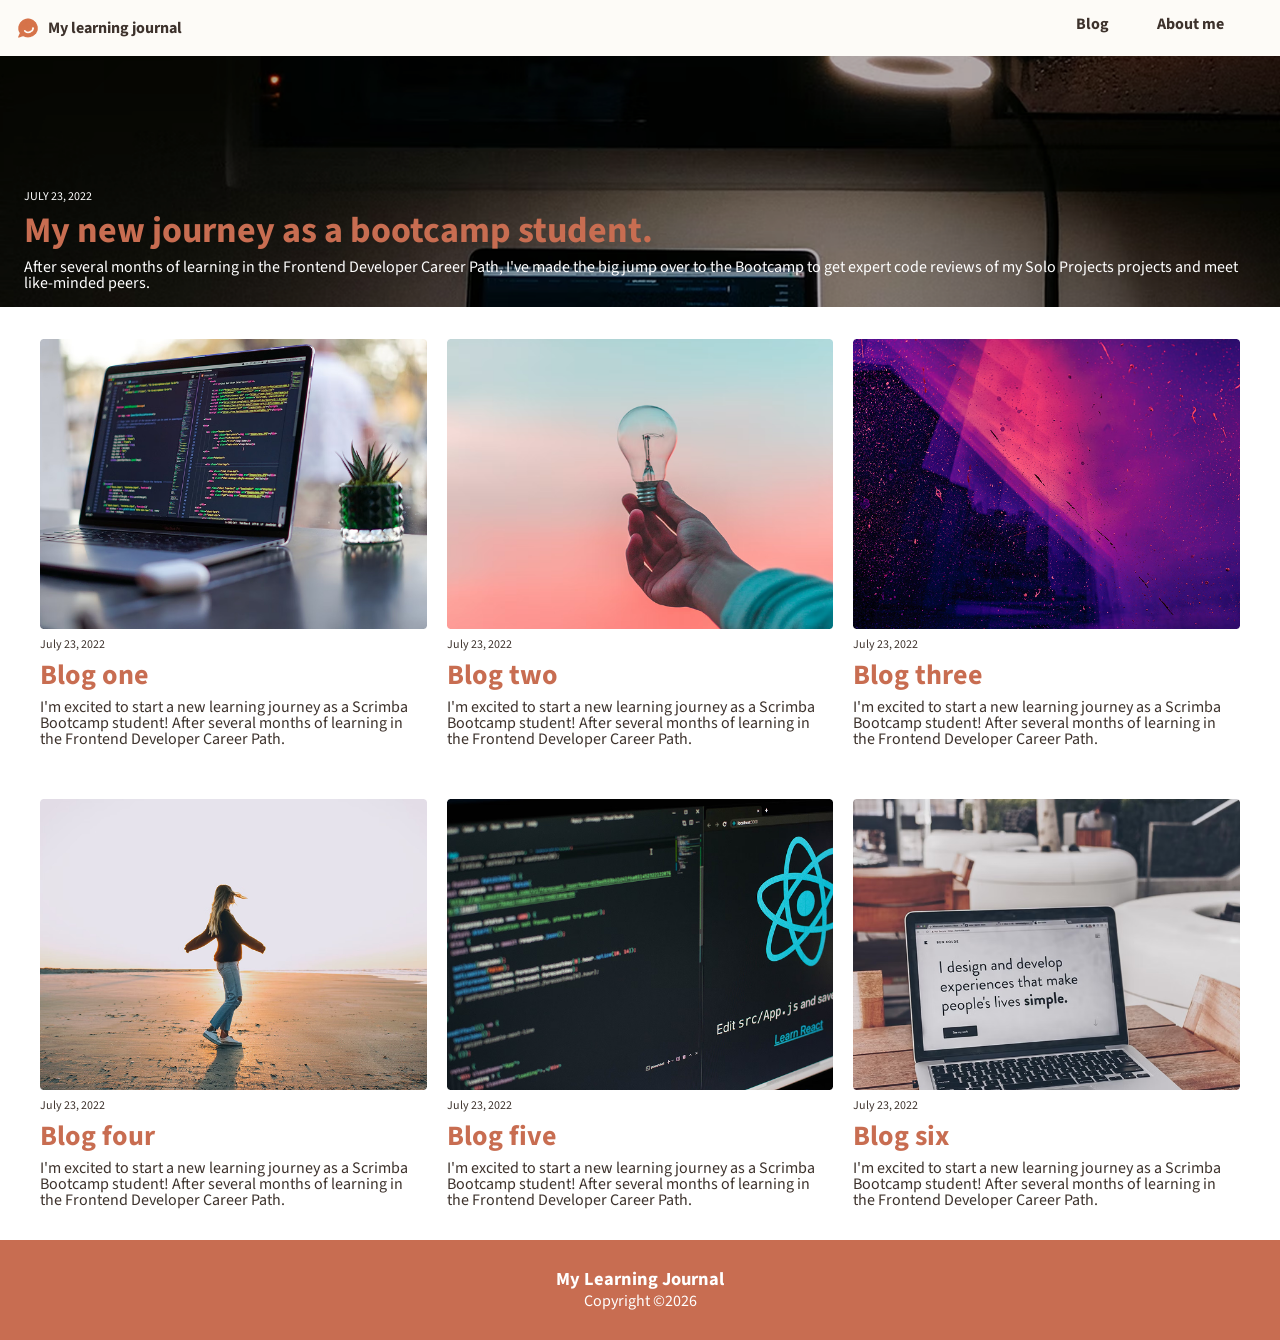
<file: index.html>
<!DOCTYPE html>
<html lang="en">
<head>
  <meta charset="UTF-8">
  <meta name="viewport" content="width=device-width, initial-scale=1.0">
  <link rel="preconnect" href="https://fonts.googleapis.com">
  <link rel="preconnect" href="https://fonts.gstatic.com" crossorigin>
  <link href="https://fonts.googleapis.com/css2?family=Source+Sans+3:ital,wght@0,200..900;1,200..900&display=swap" rel="stylesheet">
  <link rel="shortcut icon" href="./imgs/logo.ico" type="image/x-icon">
  <link rel="stylesheet" href="style.css">
  <title>My learning journal</title>
</head>
<body>
  <header class="header">
    <div class="logo">
      <img class="logo-img" src="./imgs/logo.png" alt="A black circular logo with a white curved smile-like symbol in the center and a small triangular extension at the lower left." loading="lazy">
      <h1>My learning journal</h1>
    </div>

    <div class="off-screen-menu">
      <ul>
        <li><a href="./blog.html">Blog</a></li>
        <li><a href="./about-me.html">About me</a></li>
      </ul>
    </div>

    <nav class="nav">
      <ul>
        <li><a href="./blog.html">Blog</a></li>
        <li><a href="./about-me.html">About me</a></li>
      </ul>
      
      <div class="ham-menu">
        <span></span>
        <span></span>
        <span></span>
      </div>
    </nav>
  </header>

  <main>
    <section class="hero-section">
      <p class="date" datetime="2022-07-23">JULY 23, 2022</p>
      <h2>My new journey as a bootcamp student.</h2>
      <p class="hero-desc">After several months of learning in the Frontend Developer Career Path, I've made the big jump over to the Bootcamp to get expert code reviews of my Solo Projects projects and meet like-minded peers.</p>
    </section>

    <section class="blog">
      <article class="blog-post">
          <img
              class="blog-image"
              src="./imgs/blog-image-01.png"
              alt="Laptop displaying code in a code editor"
          >

          <time class="blog-date" datetime="2022-07-23">
              July 23, 2022
          </time>

          <h2 class="blog-title">Blog one</h2>

          <p class="blog-description">
              I'm excited to start a new learning journey as a Scrimba
              Bootcamp student! After several months of learning in
              the Frontend Developer Career Path.
          </p>
      </article>

      <article class="blog-post">
          <img
              class="blog-image"
              src="./imgs/blog-image-02.png"
              alt="Hand holding a glowing light bulb"
          >

          <time class="blog-date" datetime="2022-07-23">
              July 23, 2022
          </time>

          <h2 class="blog-title">Blog two</h2>

          <p class="blog-description">
              I'm excited to start a new learning journey as a Scrimba
              Bootcamp student! After several months of learning in
              the Frontend Developer Career Path.
          </p>
      </article>

      <article class="blog-post">
          <img
              class="blog-image"
              src="./imgs/blog-image-03.png"
              alt="Laptop displaying a web design project"
          >

          <time class="blog-date" datetime="2022-07-23">
              July 23, 2022
          </time>

          <h2 class="blog-title">Blog three</h2>

          <p class="blog-description">
              I'm excited to start a new learning journey as a Scrimba
              Bootcamp student! After several months of learning in
              the Frontend Developer Career Path.
          </p>
      </article>

      <article class="blog-post small-screen-none">
          <img
              class="blog-image"
              src="./imgs/blog-image-04.png"
              alt="Laptop displaying code in a code editor"
          >

          <time class="blog-date" datetime="2022-07-23">
              July 23, 2022
          </time>

          <h2 class="blog-title">Blog four</h2>

          <p class="blog-description">
              I'm excited to start a new learning journey as a Scrimba
              Bootcamp student! After several months of learning in
              the Frontend Developer Career Path.
          </p>
      </article>

      <article class="blog-post medium-screen-none">
          <img
              class="blog-image"
              src="./imgs/blog-image-05.png"
              alt="Hand holding a glowing light bulb"
          >

          <time class="blog-date" datetime="2022-07-23">
              July 23, 2022
          </time>

          <h2 class="blog-title">Blog five</h2>

          <p class="blog-description">
              I'm excited to start a new learning journey as a Scrimba
              Bootcamp student! After several months of learning in
              the Frontend Developer Career Path.
          </p>
      </article>

      <article class="blog-post medium-screen-none">
          <img
              class="blog-image"
              src="./imgs/blog-image-06.png"
              alt="Laptop displaying a web design project"
          >

          <time class="blog-date" datetime="2022-07-23">
              July 23, 2022
          </time>

          <h2 class="blog-title">Blog six</h2>

          <p class="blog-description">
              I'm excited to start a new learning journey as a Scrimba
              Bootcamp student! After several months of learning in
              the Frontend Developer Career Path.
          </p>
      </article>

      <a id="blog-link" href="./blog.html">View More</a>
  </section>
  </main>

  <footer> 
    <h2>My Learning Journal</h2>
    <p id="copyright">Copyright &copy;</p>
  </footer>

  <script type="module" src="./script.js"></script>
</body>
</html>
</file>
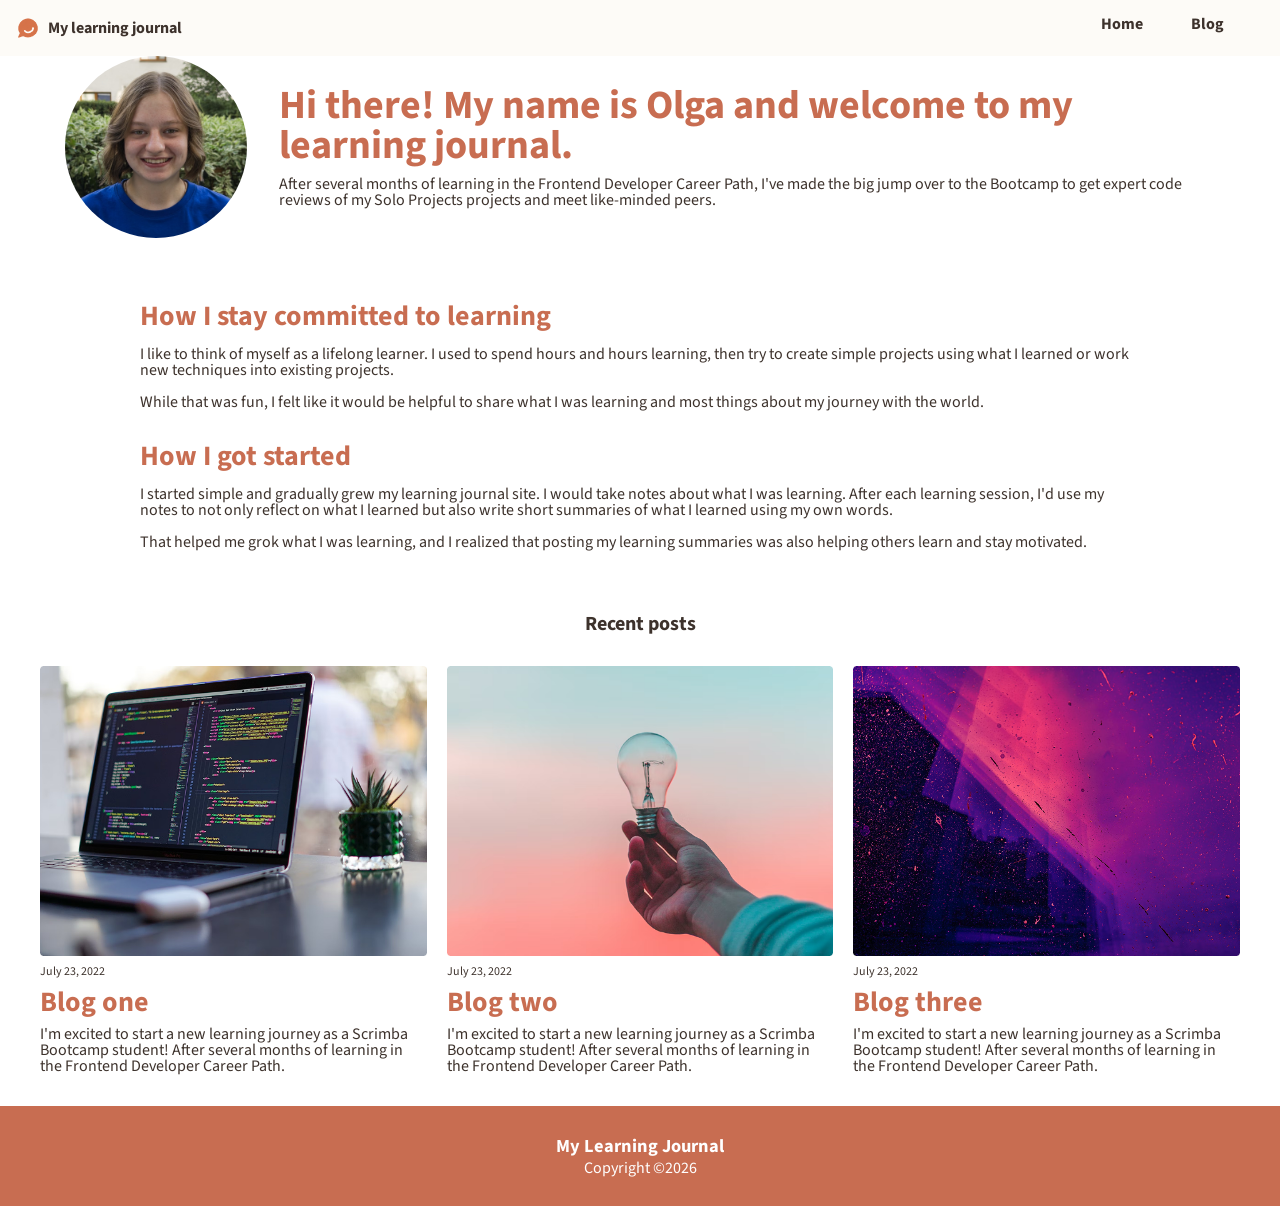
<file: about-me.html>
<!DOCTYPE html>
<html lang="en">
<head>
  <meta charset="UTF-8">
  <meta name="viewport" content="width=device-width, initial-scale=1.0">
  <link rel="preconnect" href="https://fonts.googleapis.com">
  <link rel="preconnect" href="https://fonts.gstatic.com" crossorigin>
  <link href="https://fonts.googleapis.com/css2?family=Source+Sans+3:ital,wght@0,200..900;1,200..900&display=swap" rel="stylesheet">
  <link rel="shortcut icon" href="./imgs/logo.ico" type="image/x-icon">
  <link rel="stylesheet" href="style.css">
  <title>About me | My learning journal</title>
</head>
<body>
  <header class="header">
    <div class="logo">
      <img class="logo-img" src="./imgs/logo.png" alt="A black circular logo with a white curved smile-like symbol in the center and a small triangular extension at the lower left." loading="lazy">
      <h1>My learning journal</h1>
    </div>

    <div class="off-screen-menu">
      <ul>
        <li><a href="./index.html">Home</a></li>
        <li><a href="./blog.html">Blog</a></li>
      </ul>
    </div>

    <nav class="nav">
      <ul>
        <li><a href="./index.html">Home</a></li>
        <li><a href="./blog.html">Blog</a></li>
      </ul>

      <div class="ham-menu">
        <span></span>
        <span></span>
        <span></span>
      </div>
    </nav>
  </header>

  <main  class="secondary-main">
    <section class="about-intro">
      <img
        class="about-photo"
        src="./imgs/about-page-img.jpg"
        alt="Portrait of Olga smiling, on a purple and peach background"
      >

      <div class="about-intro-text">
        <h2 class="about-title">Hi there! My name is Olga and welcome to my<br>learning journal.</h2>
        <p class="about-desc">
          After several months of learning in the Frontend Developer Career Path,
          I've made the big jump over to the Bootcamp to get expert code reviews
          of my Solo Projects projects and meet like-minded peers.
        </p>
      </div>
    </section>

    <section class="article">
      <div class="article-part">
        <h3>How I stay committed to learning</h3>
        <p>
          I like to think of myself as a lifelong learner. I used to spend hours
          and hours learning, then try to create simple projects using what I
          learned or work new techniques into existing projects.
        </p>
        <p>
          While that was fun, I felt like it would be helpful to share what I was
          learning and most things about my journey with the world.
        </p>
      </div>

      <div class="article-part">
        <h3>How I got started</h3>
        <p>
          I started simple and gradually grew my learning journal site. I would
          take notes about what I was learning. After each learning session, I'd
          use my notes to not only reflect on what I learned but also write short
          summaries of what I learned using my own words.
        </p>
        <p>
          That helped me grok what I was learning, and I realized that posting my
          learning summaries was also helping others learn and stay motivated.
        </p>
      </div>
    </section>

    <section class="recent">
      <h3 class="recent-title">Recent posts</h3>

      <div class="blog">
        <article class="blog-post">
          <img
            class="blog-image"
            src="./imgs/blog-image-01.png"
            alt="Laptop displaying code in a code editor"
          >
          <time class="blog-date" datetime="2022-07-23">July 23, 2022</time>
          <h2 class="blog-title">Blog one</h2>
          <p class="blog-description">
            I'm excited to start a new learning journey as a Scrimba
            Bootcamp student! After several months of learning in
            the Frontend Developer Career Path.
          </p>
        </article>

        <article class="blog-post">
          <img
            class="blog-image"
            src="./imgs/blog-image-02.png"
            alt="Hand holding a glowing light bulb"
          >
          <time class="blog-date" datetime="2022-07-23">July 23, 2022</time>
          <h2 class="blog-title">Blog two</h2>
          <p class="blog-description">
            I'm excited to start a new learning journey as a Scrimba
            Bootcamp student! After several months of learning in
            the Frontend Developer Career Path.
          </p>
        </article>

        <article class="blog-post">
          <img
            class="blog-image"
            src="./imgs/blog-image-03.png"
            alt="Laptop displaying a web design project"
          >
          <time class="blog-date" datetime="2022-07-23">July 23, 2022</time>
          <h2 class="blog-title">Blog three</h2>
          <p class="blog-description">
            I'm excited to start a new learning journey as a Scrimba
            Bootcamp student! After several months of learning in
            the Frontend Developer Career Path.
          </p>
        </article>
      </div>
    </section>
  </main>

  <footer>
    <h2>My Learning Journal</h2>
    <p id="copyright">Copyright &copy;</p>
  </footer>


  <script type="module" src="./script.js"></script>
</body>
</html>
</file>
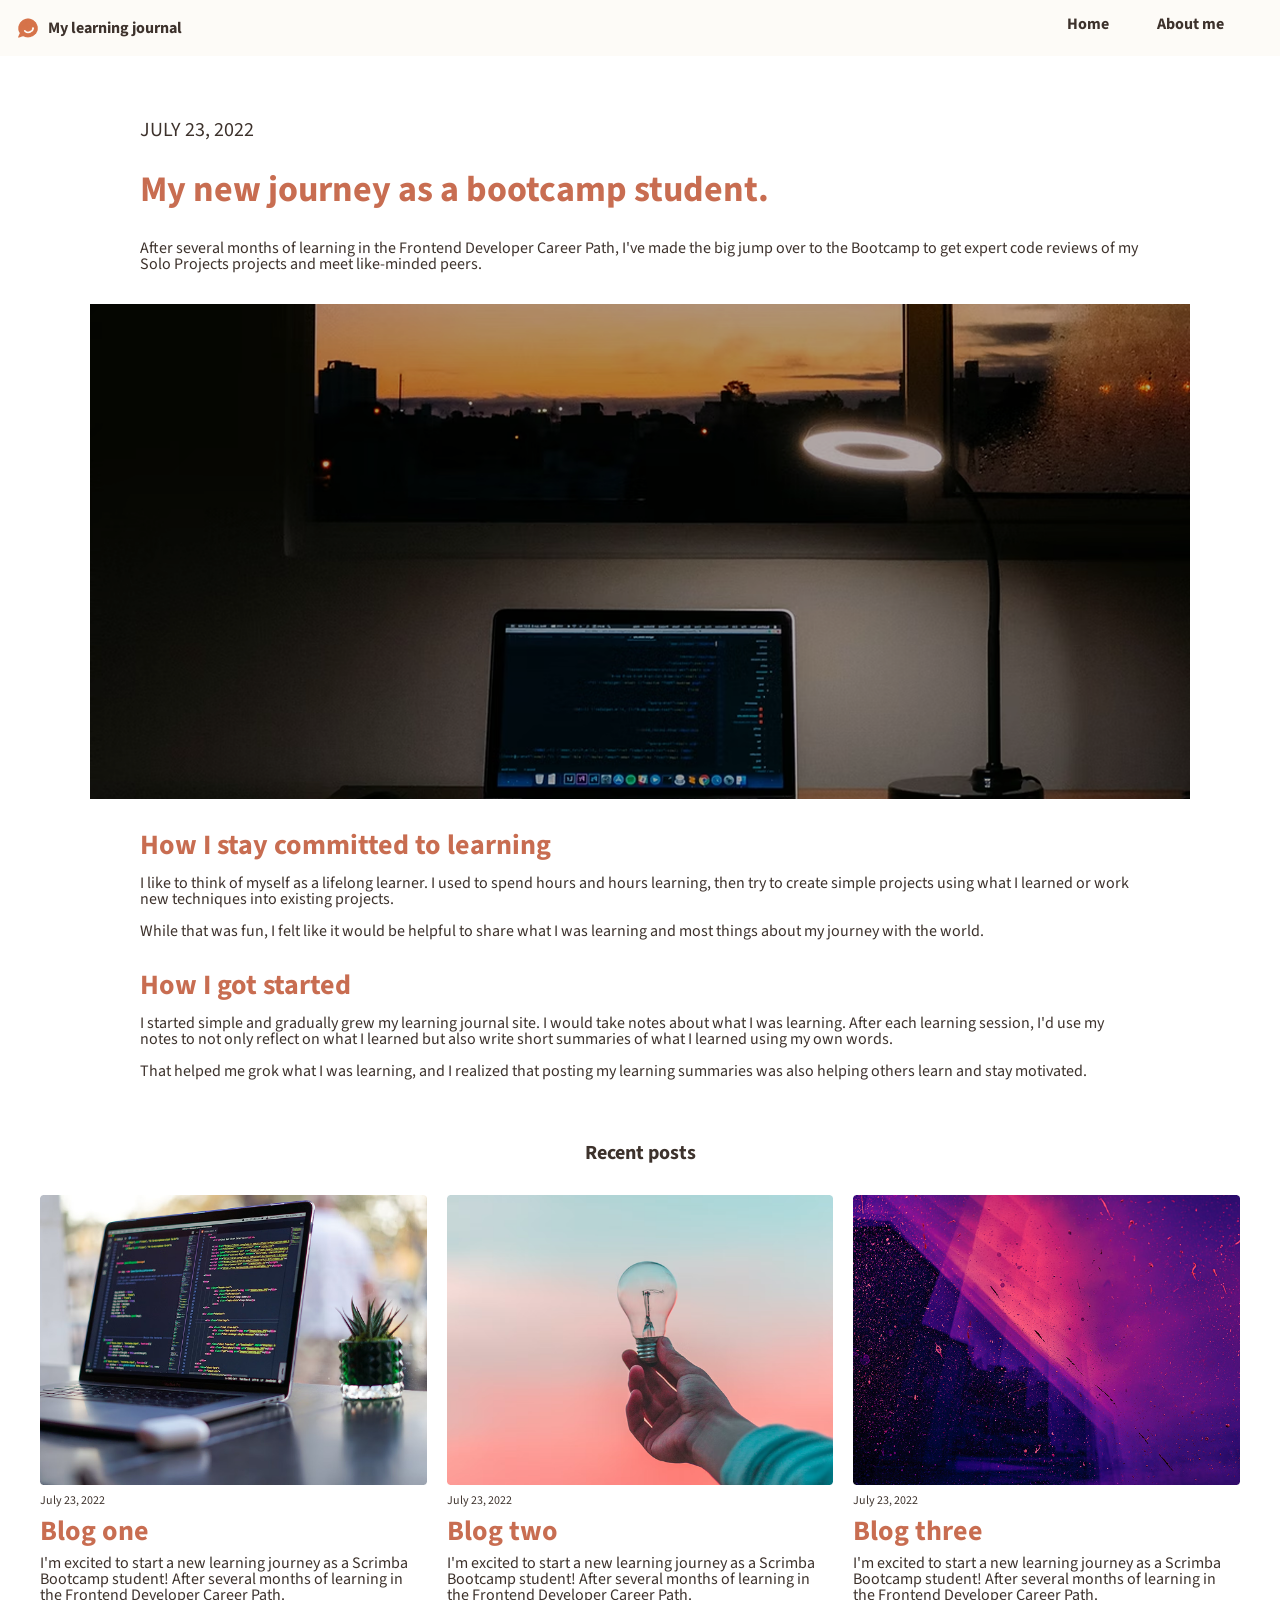
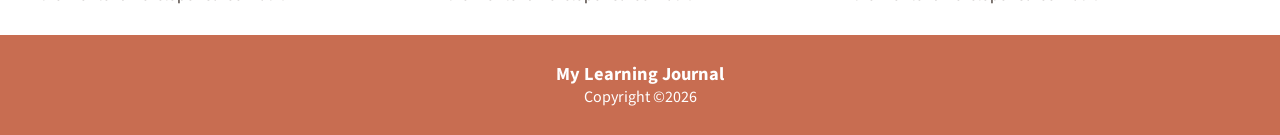
<file: blog.html>
<!DOCTYPE html>
<html lang="en">
<head>
  <meta charset="UTF-8">
  <meta name="viewport" content="width=device-width, initial-scale=1.0">
  <link rel="preconnect" href="https://fonts.googleapis.com">
  <link rel="preconnect" href="https://fonts.gstatic.com" crossorigin>
  <link href="https://fonts.googleapis.com/css2?family=Source+Sans+3:ital,wght@0,200..900;1,200..900&display=swap" rel="stylesheet">
  <link rel="shortcut icon" href="./imgs/logo.ico" type="image/x-icon">
  <link rel="stylesheet" href="style.css">
  <title>My new journey as a bootcamp student</title>
</head>
<body>
  <header class="header">
    <div class="logo">
      <img class="logo-img" src="./imgs/logo.png" alt="A black circular logo with a white curved smile-like symbol in the center and a small triangular extension at the lower left." loading="lazy">
      <h1>My learning journal</h1>
    </div>

    <div class="off-screen-menu">
      <ul>
        <li><a href="./index.html">Home</a></li>
        <li><a href="./about-me.html">About me</a></li>
      </ul>
    </div>

    <nav class="nav">
      <ul>
        <li><a href="./index.html">Home</a></li>
        <li><a href="./about-me.html">About me</a></li>
      </ul>
      
      <div class="ham-menu">
        <span></span>
        <span></span>
        <span></span>
      </div>
    </nav>
  </header>

  <main class="secondary-main">
    <article class="article">
      <time class="article-date" datetime="2022-07-23">JULY 23, 2022</time>
      <h2 class="article-title">My new journey as a bootcamp student.</h2>
      <p class="article-intro">
        After several months of learning in the Frontend Developer Career Path,
        I've made the big jump over to the Bootcamp to get expert code reviews
        of my Solo Projects projects and meet like-minded peers.
      </p>

      <img
        class="article-image"
        src="./imgs/blog-image-hero.png"
        alt="Laptop with code on the screen next to a desk lamp at sunset"
      >

      <div class="article-part">
        <h3>How I stay committed to learning</h3>
        <p>
          I like to think of myself as a lifelong learner. I used to spend hours
          and hours learning, then try to create simple projects using what I
          learned or work new techniques into existing projects.
        </p>
        <p>
          While that was fun, I felt like it would be helpful to share what I was
          learning and most things about my journey with the world.
        </p>
      </div>

      <div class="article-part">
        <h3>How I got started</h3>
        <p>
          I started simple and gradually grew my learning journal site. I would
          take notes about what I was learning. After each learning session, I'd
          use my notes to not only reflect on what I learned but also write short
          summaries of what I learned using my own words.
        </p>
        <p>
          That helped me grok what I was learning, and I realized that posting my
          learning summaries was also helping others learn and stay motivated.
        </p>
      </div>
    </article>

    <section class="recent">
      <h3 class="recent-title">Recent posts</h3>

      <div class="blog">
        <article class="blog-post">
          <img
            class="blog-image"
            src="./imgs/blog-image-01.png"
            alt="Laptop displaying code in a code editor"
          >
          <time class="blog-date" datetime="2022-07-23">July 23, 2022</time>
          <h2 class="blog-title">Blog one</h2>
          <p class="blog-description">
            I'm excited to start a new learning journey as a Scrimba
            Bootcamp student! After several months of learning in
            the Frontend Developer Career Path.
          </p>
        </article>

        <article class="blog-post">
          <img
            class="blog-image"
            src="./imgs/blog-image-02.png"
            alt="Hand holding a glowing light bulb"
          >
          <time class="blog-date" datetime="2022-07-23">July 23, 2022</time>
          <h2 class="blog-title">Blog two</h2>
          <p class="blog-description">
            I'm excited to start a new learning journey as a Scrimba
            Bootcamp student! After several months of learning in
            the Frontend Developer Career Path.
          </p>
        </article>

        <article class="blog-post">
          <img
            class="blog-image"
            src="./imgs/blog-image-03.png"
            alt="Laptop displaying a web design project"
          >
          <time class="blog-date" datetime="2022-07-23">July 23, 2022</time>
          <h2 class="blog-title">Blog three</h2>
          <p class="blog-description">
            I'm excited to start a new learning journey as a Scrimba
            Bootcamp student! After several months of learning in
            the Frontend Developer Career Path.
          </p>
        </article>
      </div>
    </section>
  </main>

  <footer>
    <h2>My Learning Journal</h2>
    <p id="copyright">Copyright &copy;</p>
  </footer>

  <script type="module" src="./script.js"></script>

</body>
</html>
</file>
<file: style.css>
:root {
  --bg-color: #FDFBF7;
  --text-main: #3D322C;
  --text-white: #fff;
  --accent-color: #C86D51;
  --card-bg: #FFFFFF;
  --border-color: #EFECE6;
  
  --font-heading: 'Lora', serif;
  --font-body: 'Inter', sans-serif;
}



html, body, div, span, applet, object, iframe,
h1, h2, h3, h4, h5, h6, p, blockquote, pre,
a, abbr, acronym, address, big, cite, code,
del, dfn, em, img, ins, kbd, q, s, samp,
small, strike, strong, sub, sup, tt, var,
b, u, i, center,
dl, dt, dd, ol, ul, li,
fieldset, form, label, legend,
table, caption, tbody, tfoot, thead, tr, th, td,
article, aside, canvas, details, embed, 
figure, figcaption, footer, header, hgroup, 
menu, nav, output, ruby, section, summary,
time, mark, audio, video {
	margin: 0;
	padding: 0;
	border: 0;
	font-size: 100%;
	font: inherit;
	vertical-align: baseline;
}
/* HTML5 display-role reset for older browsers */
article, aside, details, figcaption, figure, 
footer, header, hgroup, menu, nav, section {
	display: block;
}
body {
	line-height: 1;
  color: var(--text-main);
}
ol, ul {
	list-style: none;
}
blockquote, q {
	quotes: none;
}
blockquote:before, blockquote:after,
q:before, q:after {
	content: '';
	content: none;
}
table {
	border-collapse: collapse;
	border-spacing: 0;
}

a{
  text-decoration: none;
  color: inherit;
}


/*
====================
        MAIN        
====================
*/

body{
  font-family: "Source Sans 3", sans-serif;
  font-optical-sizing: auto;
  font-style: normal;
}

h1{
  font-size: 1rem;
  font-weight: bold;
}

li,
span{
  color: inherit;
}

a{
  transition: all .3s;
}

a:hover{
  color: var(--accent-color);
}

.logo-img{
  width: 1.5rem;
}

.logo{
  display: flex;
  flex-direction: row;
  align-items: center;
  gap: .5rem;
}

.header{
  display: flex;
  padding: 1em;
  justify-content: space-between;
  background-color: var(--bg-color);
  position: sticky;
  top: 0;
  z-index: 100;
}

.nav ul{
    display: none;
  }

.off-screen-menu{
  background-color: var(--accent-color);
  height: 100vh;
  width: 100%;
  max-width: 450px;
  position: fixed;
  top: 0;
  right: -450px;
  display: flex;
  flex-direction: column;
  justify-content: center;
  align-items: center;
  text-align: center;
  font-size: 2.5rem;
  transition: .4s ease;
}

.off-screen-menu.active{
  right: 0;
}

.ham-menu{
  height: 40px;
  width: 40px;
  margin-right: 1em;
  position: relative;
}

.ham-menu span{
  height: 5px;
  width: 100%;
  background-color: var(--text-main);
  border-radius: 25px;
  position: absolute;
  top: 50%;
  left: 50%;
  transform: translate(-50% -50%);
  transition: .3 ease;
}

.ham-menu span:nth-child(1){
  top: 25%;
}

.ham-menu span:nth-child(3){
  top: 75%;
}

.ham-menu.active span:nth-child(1){
  top: 50%;
  transform: translate(-50%, -50%) rotate(45deg);
}

.ham-menu.active span:nth-child(2){
  opacity: 0;
}

.ham-menu.active span:nth-child(3){
  top: 38%;
  transform: translate(-50%, 50%) rotate(-45deg);
}

footer{
  background-color: var(--accent-color);
  color: var(--text-white);
  display: flex;
  flex-direction: column;
  gap: 5px;
  justify-content: center;
  align-items: center;
  height: 100px;
}

footer h2{
  font-weight: bold;
  color: var(--text-white);
  font-size: 1.15em;
}

.secondary-main{
  padding-inline: 1em;
}

/*
====================
        INDEX        
====================
*/

.hero-section{
  display: flex;
  flex-direction: column;
  gap: 10px;
  background-image: url('./imgs/blog-image-hero.png');
  padding-top: 15vh;
  padding-inline: 1.5em;
  padding-bottom: 1em;
  background-color: black;
  background-repeat: no-repeat;
  background-position: center;
  background-size: cover;
  color: var(--text-white);
}

h2{
  color: var(--accent-color);
  font-size: 2.25em;
  font-weight: bold;
}

.blog-title{
  font-size: 1.75em;
}

.hero-section .date,
.blog-date {
  font-size: 0.75em;
}

.blog{
  display: grid;
  grid-template-columns: repeat(auto-fit, minmax(250px, 1fr));
  justify-content: center;
  gap: 20px;  
  padding-inline: 1.5em;
  padding-block: 1em;
  margin-inline: auto;
}

.blog-post{
  margin-block: 1em;
  display: flex;
  flex-direction: column;
  gap: 10px;
  transition: all .5s;
}

.blog-post:hover{
  scale: 1.05;
}

#blog-link{
  grid-column: 1 / -1;
  justify-self: center;
  text-decoration: underline;
  font-weight: bold;
  font-size: 1.25em;
  margin: 1em;
  }

/*
====================
        BLOG        
====================
*/

.article{
  max-width: 1000px;
  margin-inline: auto;
  margin-block: 2em;
  display: flex;
  flex-direction: column;
  gap: 2em;
}

.article-date{
  font-size: 1.25em;
}

.article-image {
  width: 100vw;
  margin-inline: -1em;
}

.article-part{
  display: flex;
  flex-direction: column;
  gap: 1em;
}

.article-part h3{
  font-size: 1.75em;
  font-weight: bold;
  color: var(--accent-color);
}

.recent-title{
  text-align: center;
  font-weight: bold;
  font-size: 1.25em;
}

/*
====================
        ABOUT ME        
====================
*/

.about-intro{
  display: flex;
  flex-direction: column;
  align-items: center;
  gap: 2em;
  max-width: 1150px;
  margin-inline: auto;
}

.about-photo{
  max-height: 182px;
  border-radius: 100%;
}

.about-title{
  font-size: 2.5em;
  margin-bottom: 10px;
}


/*
====================
        MEDIA        
====================
*/

@media (max-width: 568px) {
  .small-screen-none,
  .medium-screen-none {
    display: none;
  }
}

@media (min-width: 576px) {
  .ham-menu{
    display: none;
  }

  .header{
    position: relative;
  }

  .nav ul{
    display: flex;
    flex-direction: row;
    align-items: center;
    gap: 3em;
    margin-right: 40px;
  }

  .nav ul li{
    font-weight: bold;
  }

  .medium-screen-none {
    display: none;
  }

  .small-screen-none {
    display: flex;
  }

  .article{
    margin-block: 4em;
  }
}

@media (min-width: 838px) {
  .medium-screen-none{
    display:flex;
  }

  #blog-link{
    display: none;
  }
  .blog{
    grid-template-columns: repeat(3, minmax(250px, 550px));
    max-width: 1200px;
  }

  .about-intro{
    flex-direction: row;
    justify-content: space-between;
  }
}


@media (min-width: 838px) {
  .article-image {
    width: 110%;
    max-width: none;
    display: block;
    margin-left: -5%;
  }
}
</file>
